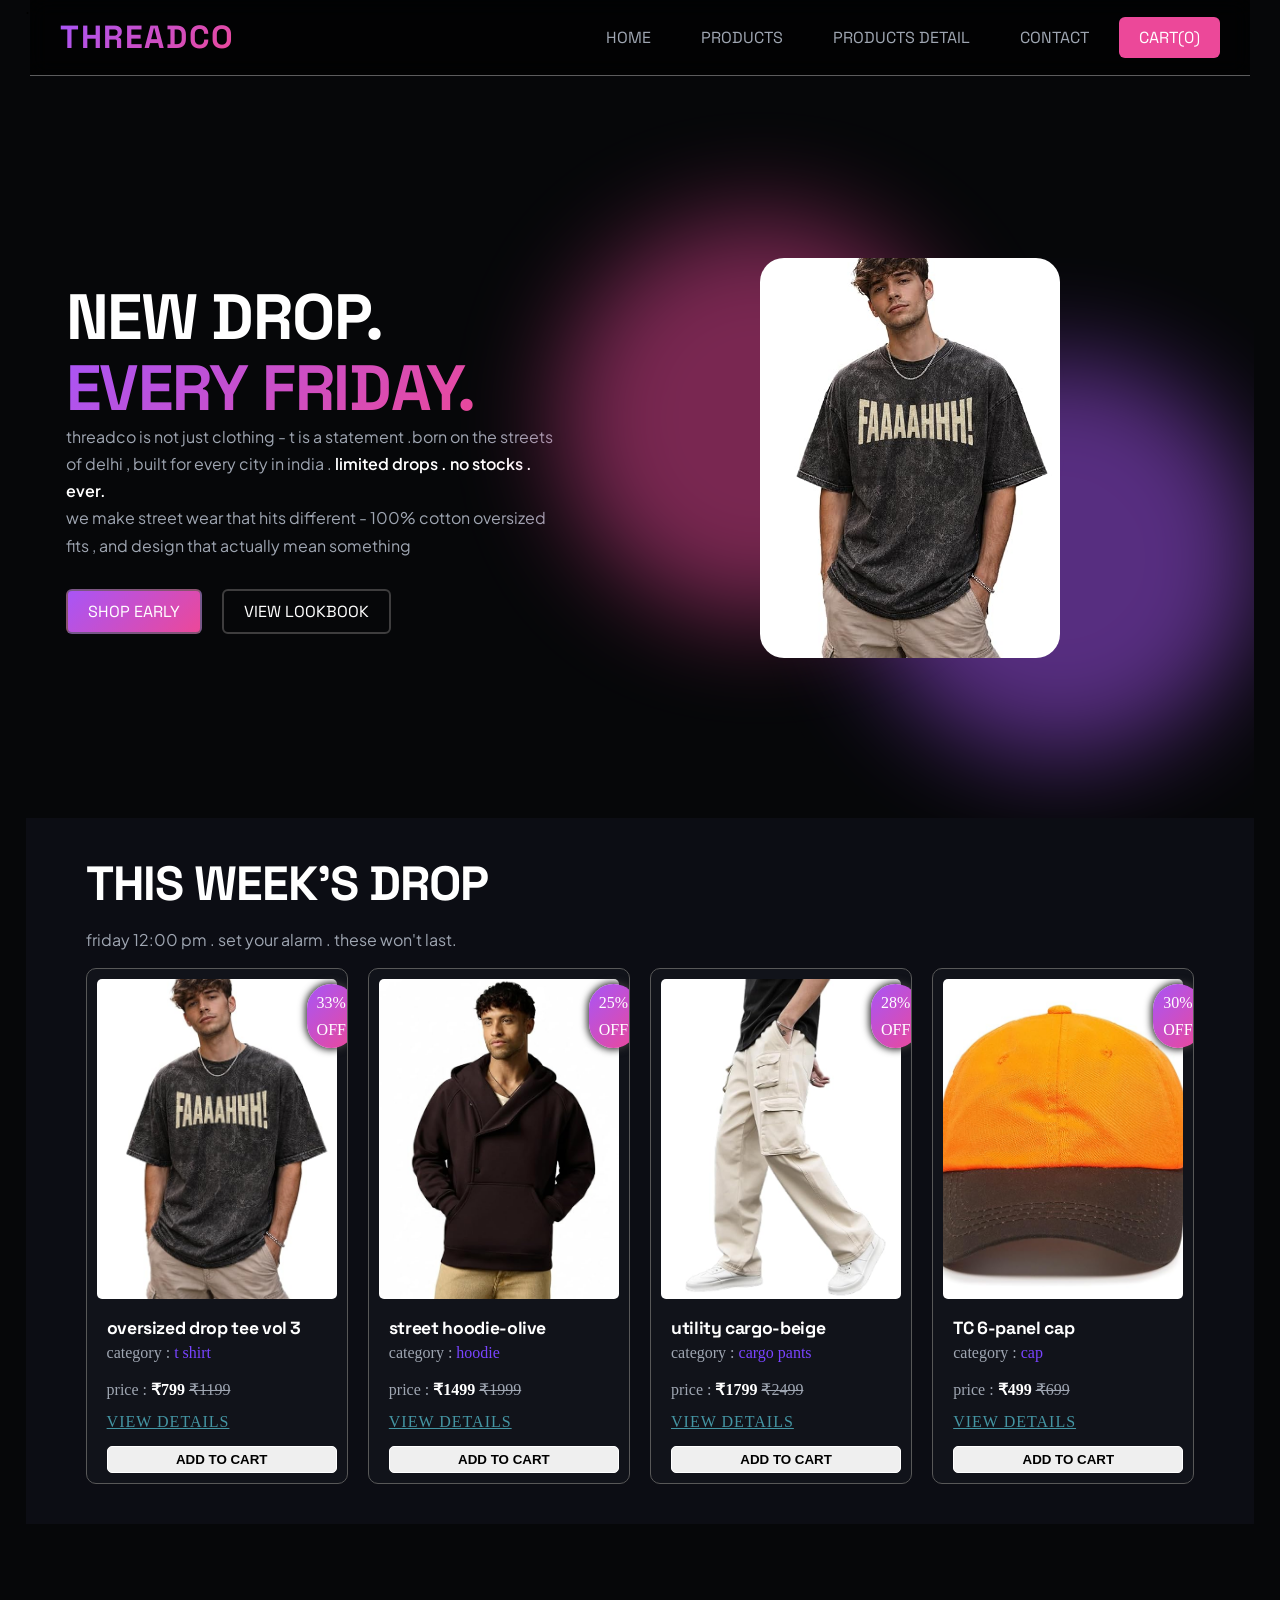
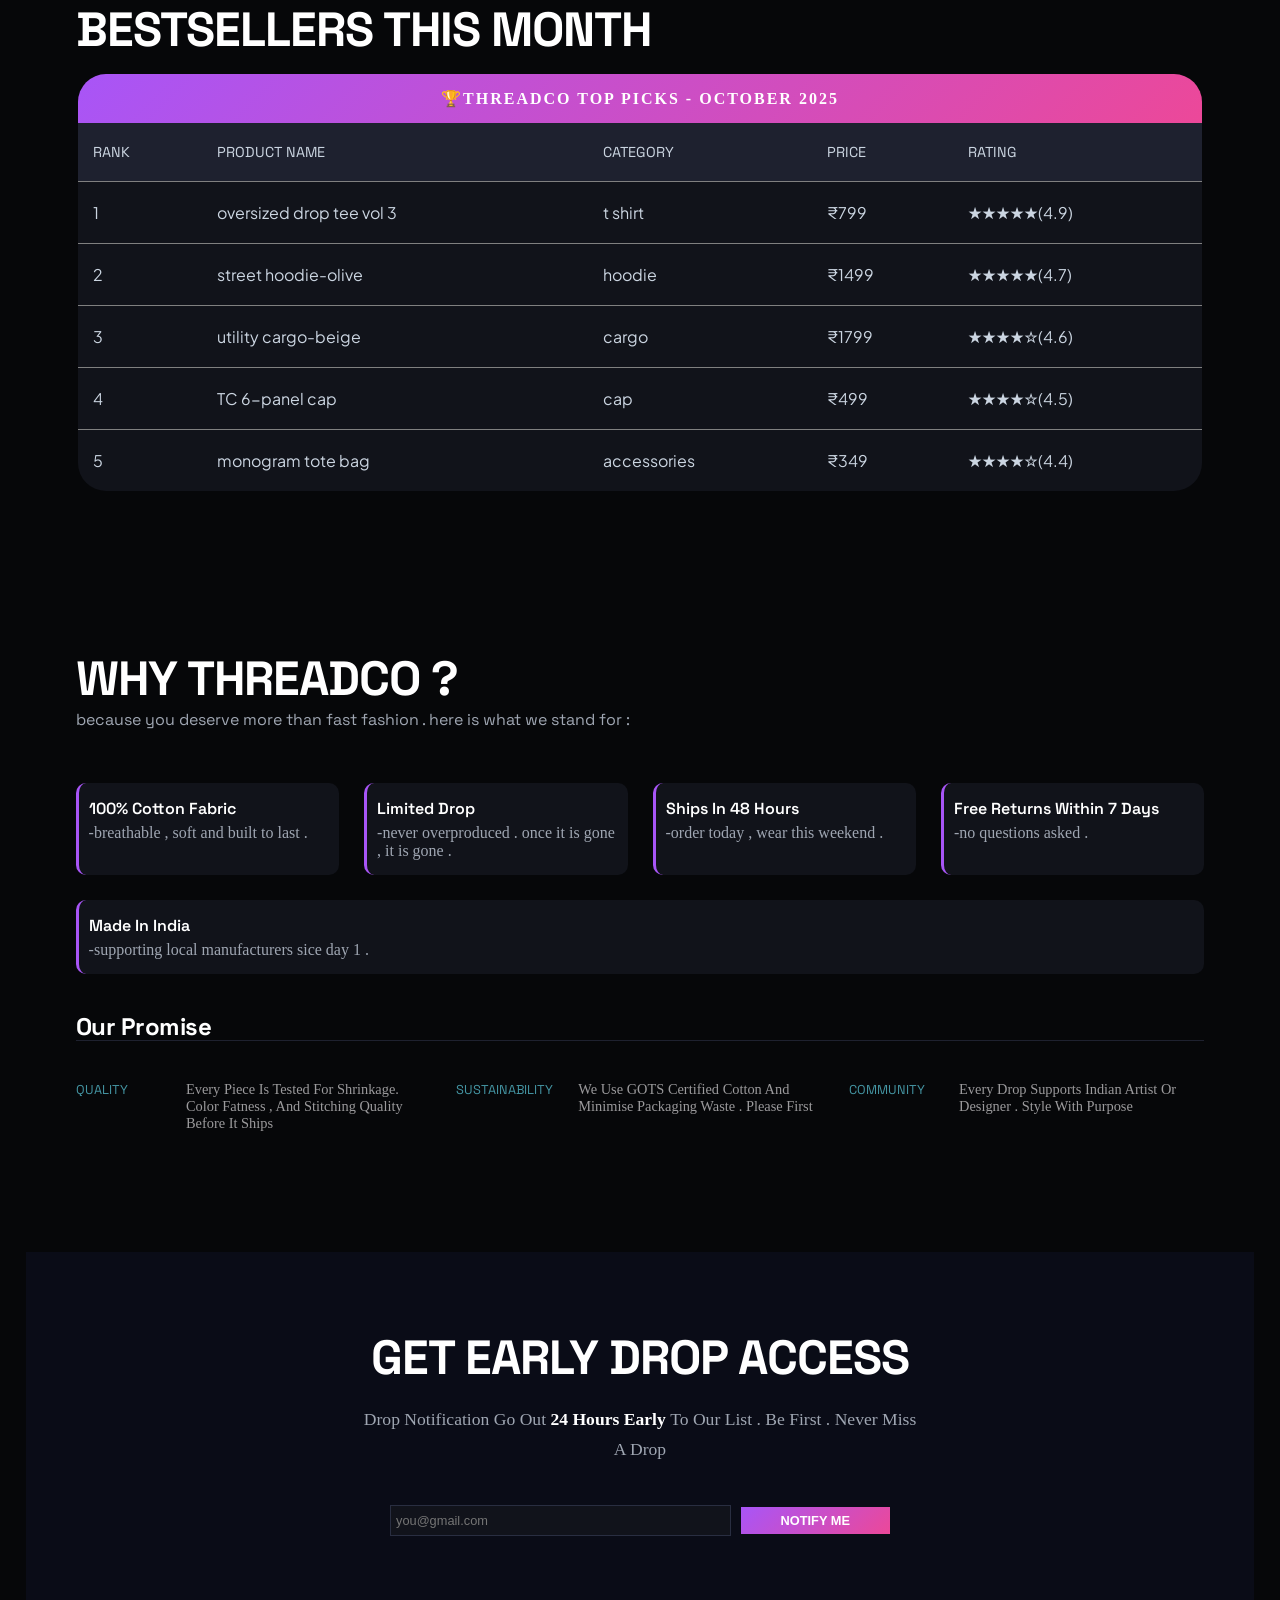
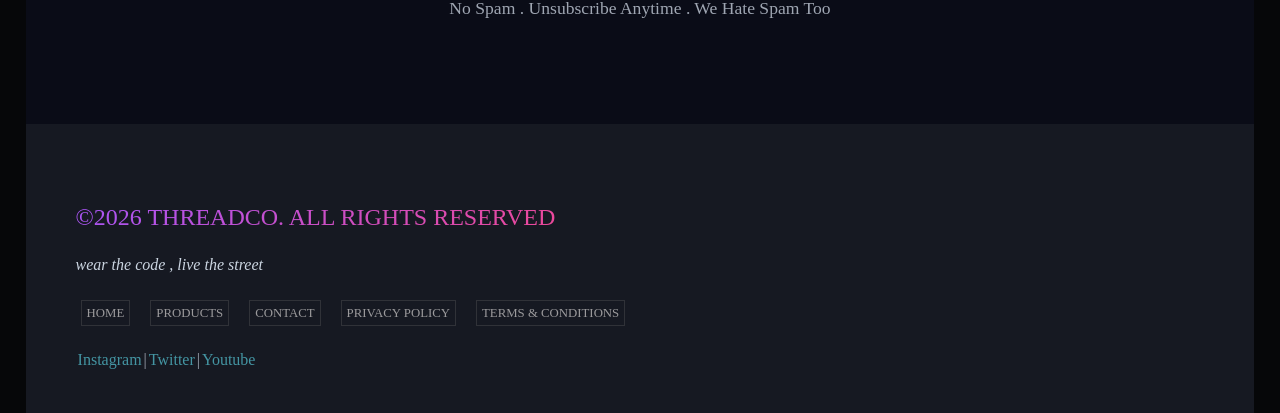
<file: index.html>
<!DOCTYPE html>
<html lang="en">

<head>
    <meta charset="UTF-8">
    <meta name="viewport" content="width=device-width, initial-scale=1.0">
    <title>threadco- wear the code , live the street </title>

    <link rel="stylesheet" href="indexstyle.css">
</head>

<body>
    <header>
        <h1>ThreadCo</h1>
        <!-- <em>wear the code , live the street</em> -->
        <nav>
            <ul>
                <li><a href="index.html" target="_parent">home</a></li>
                <li><a href="products.html" target="_blank">products</a></li>
                <li><a href="productsdetail.html" target="_blank">products detail</a></li>
                <li><a href="contact.html" target="_blank">contact</a></li>
                <li><a class="cartbackground" href="cart.html" target="_blank">cart(0)</a></li>
            </ul>
        </nav>
    </header>.

    <main>
        <section class="herosection">
            <div class="lefthero">
                <h2>new drop. <br> <span>every friday.</span></h2>
                <p>threadco is not just clothing - t is a statement .born on the streets of delhi , built for every city
                    in
                    india . <strong>limited drops . no stocks . ever. </strong> </p>
                <p> we make street wear that hits different
                    - 100% cotton oversized fits , and design that actually mean something </p>
                <div class="CTA">
                    <a class="CTA1C" href="">shop early</a>
                    <a href="">view lookbook </a>
                </div>
            </div>
            <div class="righthero">
                <div class="glow orb1"></div>
                <div class="glow orb2"></div>
                <img src="images/product 1.jpg" alt="">
            </div>
        </section>

        <section class="weekdrop">
            <h2>this week's drop</h2>
            <p>friday 12:00 pm . set your alarm . these won't last.</p>
            <div class="cards">
                <article>
                    <figure>
                        <img src="images/product 1.jpg" alt="">
                    </figure>
                    <h3>oversized drop tee vol 3 </h3>
                    <p>category : <span>t shirt</span></p>
                    <p>price : <strong> &#8377;799 </strong><s> &#8377;1199 </s></p>
                    <p><mark>33% OFF</mark></p>
                    <a href="">view details</a><button>add to cart </button>
                </article>

                <article>
                    <figure>
                        <img src="images/product 2.jpg" alt="">
                    </figure>
                    <h3>street hoodie-olive</h3>
                    <p>category : <span>hoodie</span></p>
                    <p>price : <strong> &#8377;1499 </strong><s> &#8377;1999 </s></p>
                    <p><mark>25% OFF</mark></p>
                    <a href="">view details</a><button>add to cart </button>
                </article>

                <article>
                    <figure>
                        <img src="images/product 3.jpg" alt="">
                    </figure>
                    <h3>utility cargo-beige </h3>
                    <p>category : <span>cargo pants</span></p>
                    <p>price : <strong> &#8377;1799 </strong><s> &#8377;2499 </s></p>
                    <p><mark>28% OFF</mark></p>
                    <a href="">view details</a><button>add to cart </button>
                </article>

                <article>
                    <figure>
                        <img src="images/product 4.jpg" alt="">
                    </figure>
                    <h3>TC 6-panel cap</h3>
                    <p>category : <span>cap</span></p>
                    <p>price : <strong> &#8377;499 </strong><s> &#8377;699 </s></p>
                    <p><mark>30% OFF</mark></p>
                    <a href="">view details</a><button>add to cart </button>
                </article>
            </div>
        </section>

        <section class="Hbestsellers">
            <h2>bestsellers this month </h2>
            <div class="tablescroll">
                <table>
                    <tr>
                        <th colspan="5" class="mainheading">&#127942;threadco top picks - october 2025</th>
                    </tr>
                    <tr class="th">
                        <th>rank</th>
                        <th>product name</th>
                        <th>category </th>
                        <th>price</th>
                        <th>rating</th>
                    </tr>
                    <tr>
                        <td>1</td>
                        <td>oversized drop tee vol 3 </td>
                        <td>t shirt </td>
                        <td>&#8377;799</td>
                        <td>&#9733;&#9733;&#9733;&#9733;&#9733;(4.9)</td>
                    </tr>
                    <tr>
                        <td>2</td>
                        <td>street hoodie-olive </td>
                        <td>hoodie </td>
                        <td>&#8377;1499</td>
                        <td>&#9733;&#9733;&#9733;&#9733;&#9733;(4.7)</td>
                    </tr>
                    <tr>
                        <td>3</td>
                        <td>utility cargo-beige </td>
                        <td>cargo</td>
                        <td>&#8377;1799</td>
                        <td>&#9733;&#9733;&#9733;&#9733;&#9734;(4.6)</td>

                    </tr>
                    <tr>
                        <td>4</td>
                        <td>TC 6-panel cap</td>
                        <td>cap</td>
                        <td>&#8377;499</td>
                        <td>&#9733;&#9733;&#9733;&#9733;&#9734;(4.5)</td>
                    </tr>
                    <tr>
                        <td>5</td>
                        <td>monogram tote bag </td>
                        <td>accessories</td>
                        <td>&#8377;349 </td>
                        <td>&#9733;&#9733;&#9733;&#9733;&#9734;(4.4)</td>
                    </tr>
                </table>
            </div>
        </section>

        <section class="why">
            <h2>why threadco ?</h2>
            <p> because you deserve more than fast fashion . here is what we stand for :</p>
            <ul>
                <li><strong>100% cotton fabric</strong>-breathable , soft and built to last .</li>
                <li><strong>limited drop</strong>-never overproduced . once it is gone , it is gone . </li>
                <li><strong>ships in 48 hours</strong> -order today , wear this weekend .</li>
                <li><strong> free returns within 7 days</strong> -no questions asked .</li>
                <li><strong>made in india</strong> -supporting local manufacturers sice day 1 .</li>
            </ul>

            <h3>our promise</h3>
            <dl>
                <dt>quality </dt>
                <dd> every piece is tested for shrinkage. color fatness , and stitching quality before it ships </dd>
                <dt>sustainability</dt>
                <dd>we use GOTS certified cotton and minimise packaging waste . please first </dd>
                <dt>community </dt>
                <dd> every drop supports indian artist or designer . style with purpose </dd>
            </dl>
        </section>

        <section class="getearly">
            <h2>get early drop access </h2>
            <p>drop notification go out <strong>24 hours early </strong> to our list . be first . never miss <br> a drop
            </p>
            <form action="">
                <input type="email" name="email" placeholder="you@gmail.com">
                <button>notify me </button>
            </form>
            <br>
            <p>no spam . unsubscribe anytime . we hate spam too</p>
        </section>
    </main>

    <footer>
        <span>&copy;2026 threadco. all rights reserved</span>
        <p><em> wear the code , live the street</em></p>
        <nav>
            <ul>
                <li><a href="index.html" target="_parent">home</a></li>
                <li><a href="products.html" target="_blank">products</a></li>
                <li><a href="contact.html" target="_blank">contact</a></li>
                <li><a href="" target="_blank">privacy policy</a></li>
                <li><a href="" target="_blank">terms & conditions </a></li>
            </ul>
        </nav>
        <p><a href="">instagram</a>|<a href="">twitter</a>|<a href="">youtube</a></p>
    </footer>

</body>

</html>
</file>
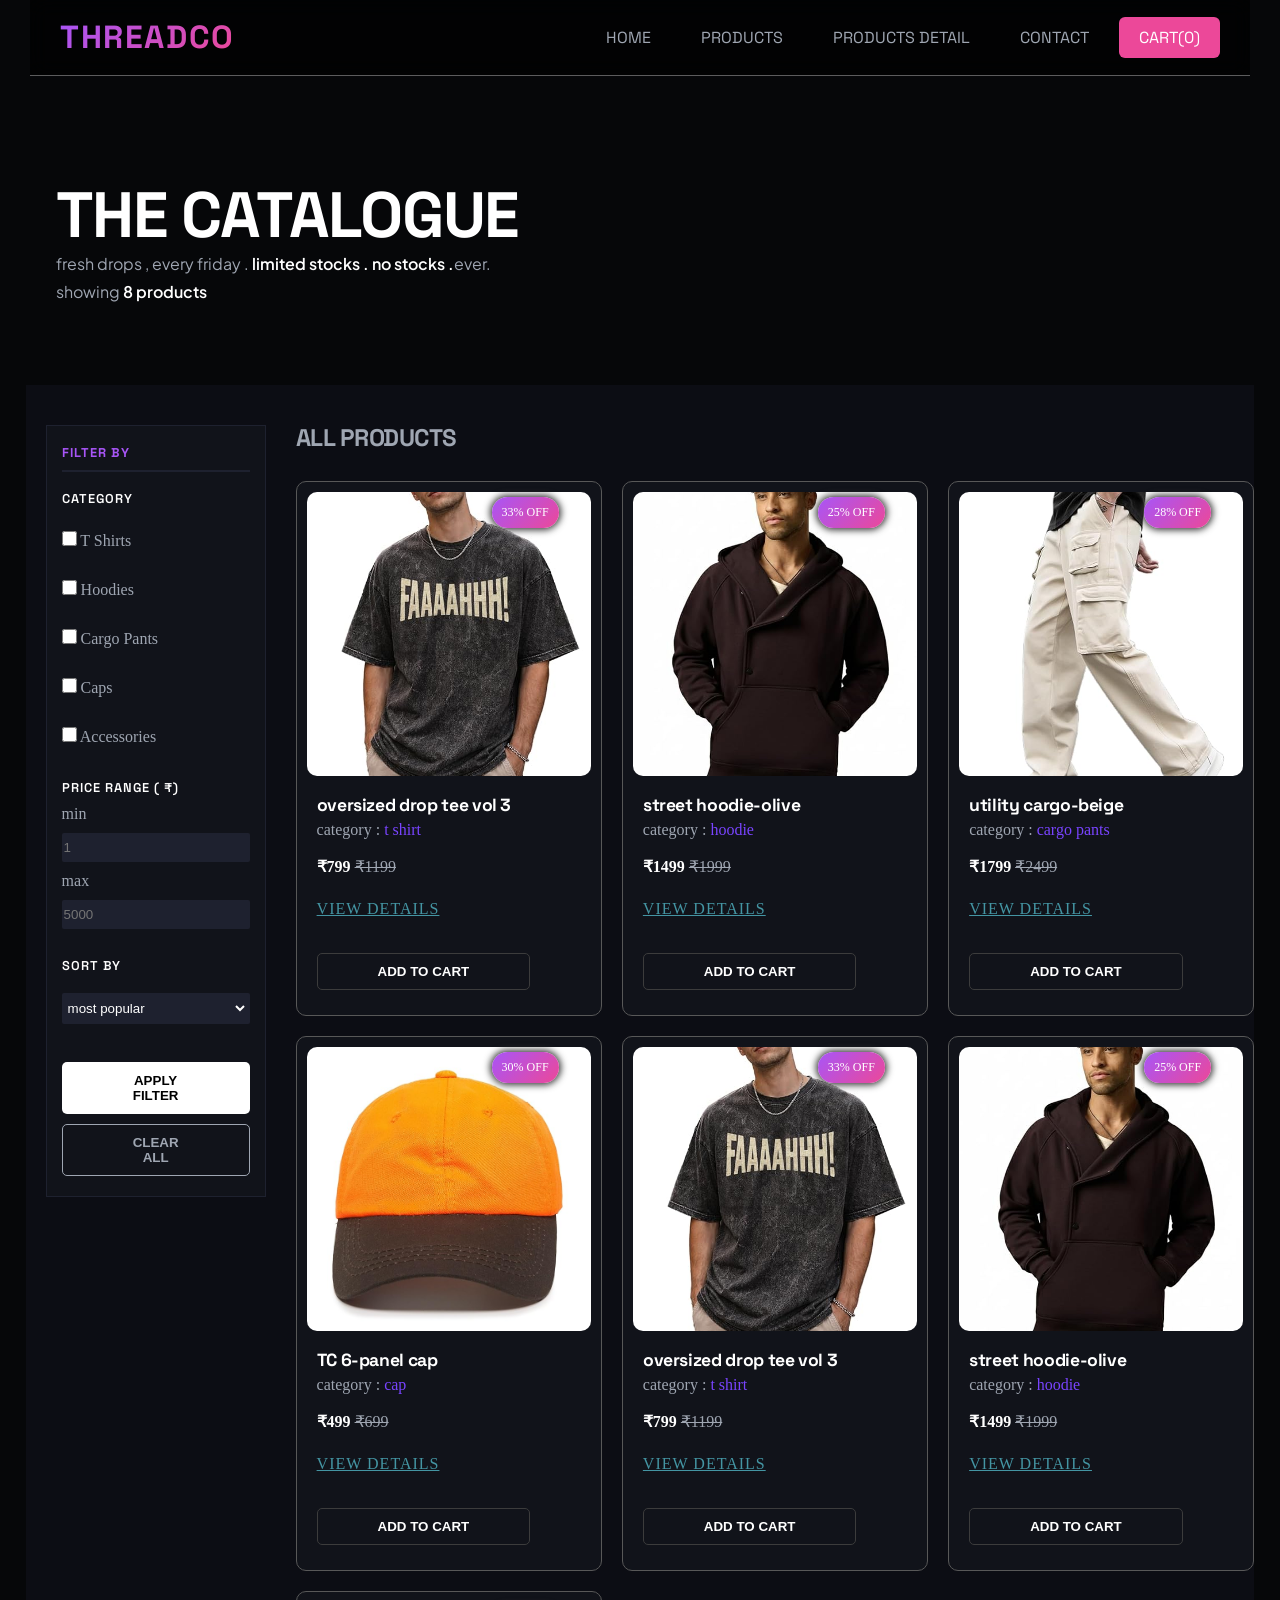
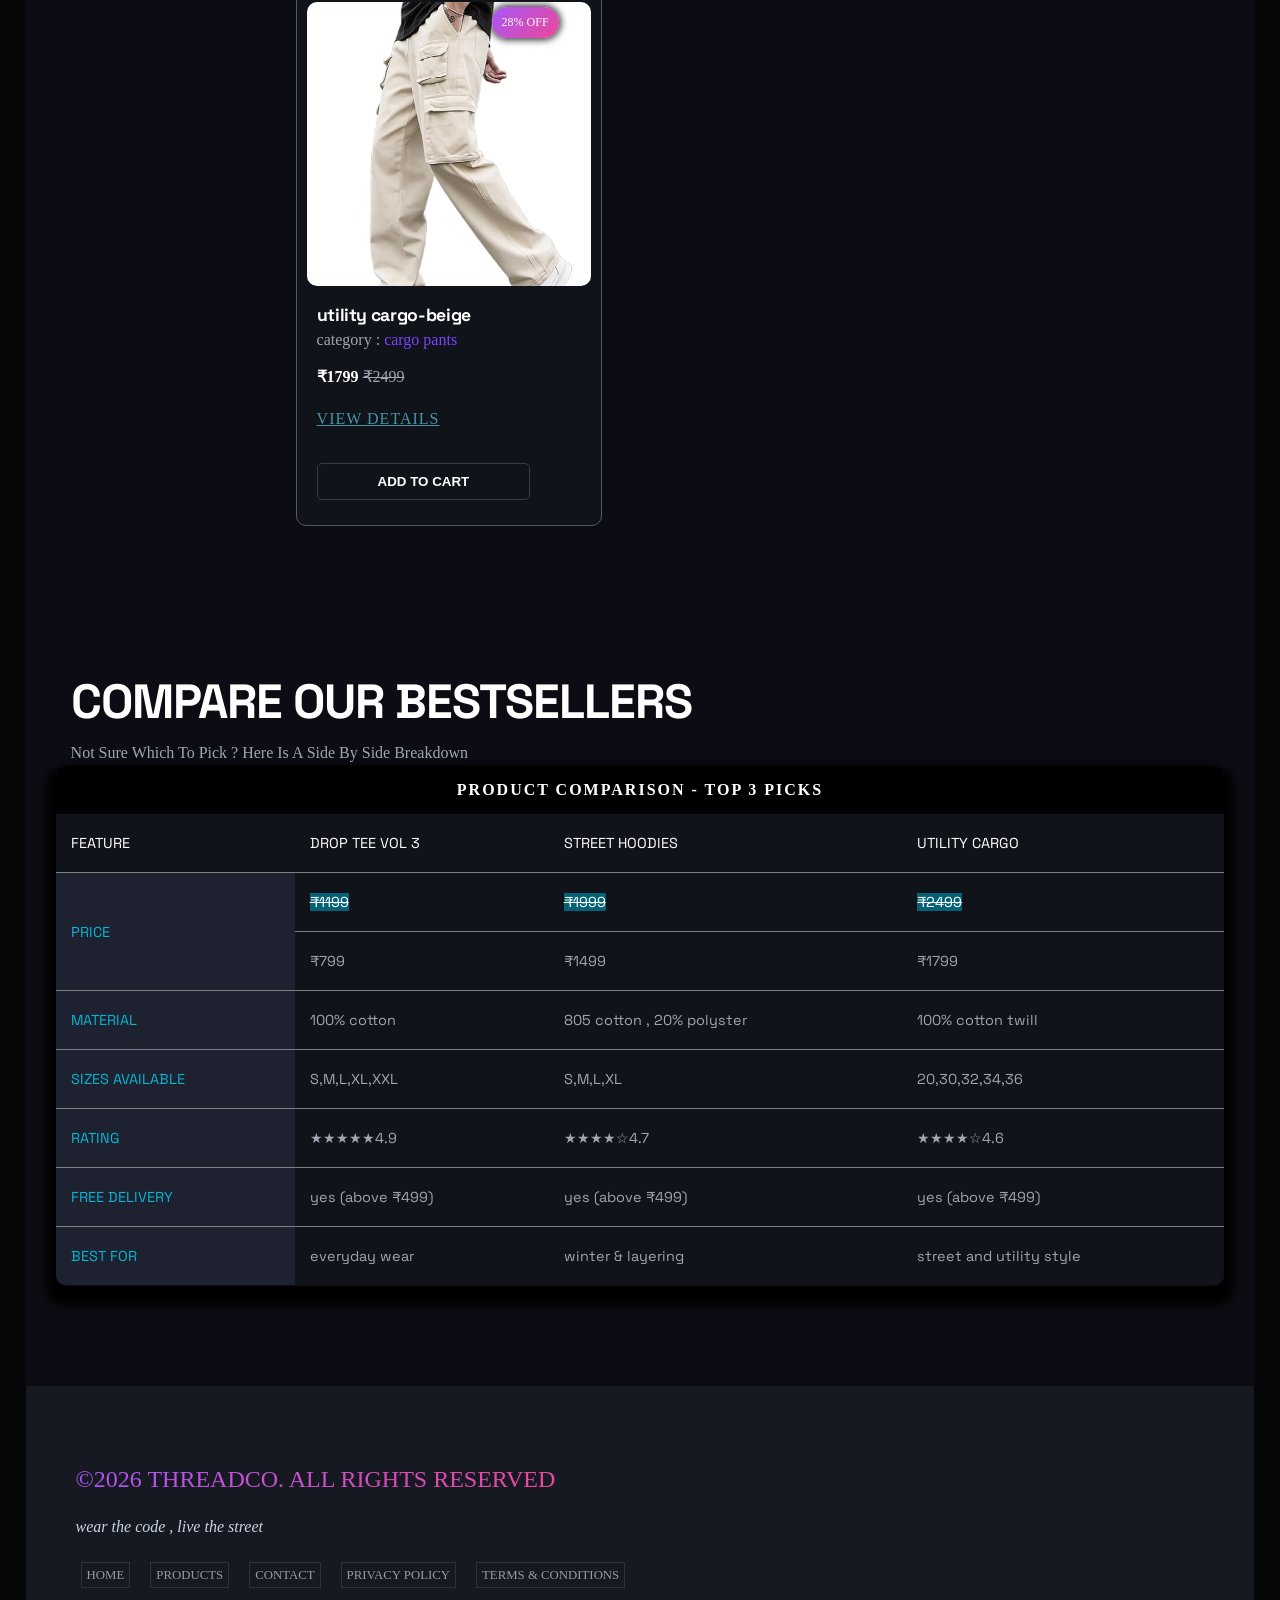
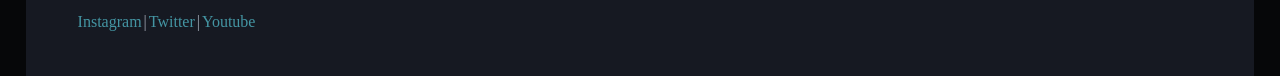
<file: products.html>
<!DOCTYPE html>
<html lang="en">

<head>
    <meta charset="UTF-8">
    <meta name="viewport" content="width=device-width, initial-scale=1.0">
    <title>threadco-catalogue</title>
    <link rel="stylesheet" href="indexstyle.css">
</head>

<body>
    <header>
        <h1>ThreadCo</h1>
        <nav>
            <ul>
                <li><a href="index.html" target="_blank">home</a></li>
                <li><a href="products.html" target="_parent">products</a></li>
                <li><a href="productsdetail.html" target="_blank">products detail</a></li>
                <li><a href="contact.html" target="_blank">contact</a></li>
                <li><a class="cartbackground" href="cart.html" target="_blank">cart(0)</a></li>
            </ul>
        </nav>
    </header>

    <main>
        <section id="catalogue">
            <h2>the catalogue</h2>
            <p>fresh drops , every friday . <strong>limited stocks . no stocks .</strong>ever. <br>showing <strong> 8 products </strong></p>
        </section>

        <div id="layout">
            <section id="sidebar">
                <h3>filter by </h3>
                <h4>category</h4>
                <ul>
                    <li> <input id="1" type="checkbox">
                        <label for="1">t shirts </label>
                    </li>
                    <li> <input id="2" type="checkbox">
                        <label for="2">hoodies </label>
                    </li>
                    <li> <input id="3" type="checkbox">
                        <label for="3">cargo pants</label>
                    </li>
                    <li> <input id="4" type="checkbox">
                        <label for="4">caps</label>
                    </li>
                    <li> <input id="5" type="checkbox">
                        <label for="5">accessories</label>
                    </li>
                </ul>
                <h4>price range ( &#8377;)</h4>
                <label for="num">min</label>
                <input id="num" type="number" required min="0" max="5000" placeholder="1">
                <label for="ber">max</label>
                <input id="ber" type="number" required min="0" max="5000" placeholder="5000">
                <h4>sort by</h4>
                <select name="" id="">
                    <option value="">most popular</option>
                    <option value="">price: low to high</option>
                    <option value="">price: high to low</option>
                    <option value="">newest first</option>
                </select>
                <br><br>
                <button id="B1">apply filter</button>
                <button id="B2">clear all</button>
            </section>

            <section id="products">
                <h2>all products</h2>

                <div id="grid">
                    <article>
                        <figure>
                            <img src="images/product 1.jpg" alt="">
                            <figcaption>oversized drop tee vol 3 </figcaption>
                        </figure>
                        <h3>oversized drop tee vol 3 </h3>
                        <p>category : <span>t shirt</span></p>
                        <p><strong> &#8377;799 </strong><s> &#8377;1199 </s></p>
                        <p><mark>33% OFF</mark></p>
                        <a href="">view details</a><button>add to cart </button>
                    </article>

                    <article>
                        <figure>
                            <img src="images/product 2.jpg" alt="">
                            <figcaption>street hoodie-olive </figcaption>
                        </figure>
                        <h3>street hoodie-olive</h3>
                        <p>category : <span>hoodie</span></p>
                        <p><strong> &#8377;1499 </strong><s> &#8377;1999 </s></p>
                        <p><mark>25% OFF</mark></p>
                        <a href="">view details</a><button>add to cart </button>
                    </article>

                    <article>
                        <figure>
                            <img src="images/product 3.jpg" alt="">
                            <figcaption>utility cargo - beige </figcaption>
                        </figure>
                        <h3>utility cargo-beige </h3>
                        <p>category : <span>cargo pants</span></p>
                        <p><strong> &#8377;1799 </strong><s> &#8377;2499 </s></p>
                        <p><mark>28% OFF</mark></p>
                        <a href="">view details</a><button>add to cart </button>
                    </article>

                    <article>
                        <figure>
                            <img src="images/product 4.jpg" alt="">
                            <figcaption>TC 6-panel cup </figcaption>
                        </figure>
                        <h3>TC 6-panel cap</h3>
                        <p>category : <span>cap</span></p>
                        <p><strong> &#8377;499 </strong><s> &#8377;699 </s></p>
                        <p><mark>30% OFF</mark></p>
                        <a href="">view details</a><button>add to cart </button>
                    </article>

                    <article>
                        <figure>
                            <img src="images/product 1.jpg" alt="">
                            <figcaption>oversized drop tee vol 3 </figcaption>
                        </figure>
                        <h3>oversized drop tee vol 3 </h3>
                        <p>category : <span>t shirt</span></p>
                        <p><strong> &#8377;799 </strong><s> &#8377;1199 </s></p>
                        <p><mark>33% OFF</mark></p>
                        <a href="">view details</a><button>add to cart </button>
                    </article>

                    <article>
                        <figure>
                            <img src="images/product 2.jpg" alt="">
                            <figcaption>street hoodie-olive </figcaption>
                        </figure>
                        <h3>street hoodie-olive</h3>
                        <p>category : <span>hoodie</span></p>
                        <p><strong> &#8377;1499 </strong><s> &#8377;1999 </s></p>
                        <p><mark>25% OFF</mark></p>
                        <a href="">view details</a><button>add to cart </button>
                    </article>

                    <article>
                        <figure>
                            <img src="images/product 3.jpg" alt="">
                            <figcaption>utility cargo - beige </figcaption>
                        </figure>
                        <h3>utility cargo-beige </h3>
                        <p>category : <span>cargo pants</span></p>
                        <p><strong> &#8377;1799 </strong><s> &#8377;2499 </s></p>
                        <p><mark>28% OFF</mark></p>
                        <a href="">view details</a><button>add to cart </button>
                    </article>
                </div>
            </section>
        </div>

        <section class="Pbestsellers">
            <h2>compare our bestsellers</h2>
            <p>not sure which to pick ? here is a side by side breakdown </p>
            <table>
                <tr>
                    <th colspan="4" style="text-align: center;" class="producttableMH"> product comparison - top 3 picks
                    </th>
                </tr>
                <tr class="heading">
                    <th>feature </th>
                    <th>drop tee vol 3</th>
                    <th> street hoodies </th>
                    <th>utility cargo</th>
                </tr>
                <tr id="side">
                    <th rowspan="2" >price</th>
                    <td><mark><s>&#8377;1199</s></mark></td>
                    <td><mark><s>&#8377;1999</s></mark></td>
                    <td><mark><s>&#8377;2499</s></mark></td>
                </tr>
                <tr id="side">
                    <td>&#8377;799</td>
                    <td>&#8377;1499</td>
                    <td>&#8377;1799</td>
                </tr>
                <tr id="side">
                    <th>material</th>
                    <td>100% cotton</td>
                    <td>805 cotton , 20% polyster</td>
                    <td>100% cotton twill</td>
                </tr>
                <tr id="side">
                    <th>sizes available </th>
                    <td>S,M,L,XL,XXL</td>
                    <td>S,M,L,XL</td>
                    <td>20,30,32,34,36</td>
                </tr>
                <tr id="side">
                    <th>rating</th>
                    <td>&#9733;&#9733;&#9733;&#9733;&#9733;4.9</td>
                    <td>&#9733;&#9733;&#9733;&#9733;&#9734;4.7</td>
                    <td>&#9733;&#9733;&#9733;&#9733;&#9734;4.6</td>
                </tr>
                <tr id="side">
                    <th>free delivery </th>
                    <td>yes (above &#8377;499)</td>
                    <td>yes (above &#8377;499)</td>
                    <td>yes (above &#8377;499)</td>
                </tr>
                <tr id="side">
                    <th>best for </th>
                    <td>everyday wear</td>
                    <td>winter & layering</td>
                    <td>street and utility style</td>
                </tr>
            </table>
        </section>

    </main>

    <footer>
        <span>&copy;2026 threadco. all rights reserved</span>
        <p><em>wear the code , live the street</em></p>
        <nav>
            <ul>
                <li><a href="index.html" target="_parent">home</a></li>
                <li><a href="products.html" target="_blank">products</a></li>
                <li><a href="contact.html" target="_blank">contact</a></li>
                <li><a href="" target="_blank">privacy policy</a></li>
                <li><a href="" target="_blank">terms & conditions </a></li>
            </ul>
        </nav>
        <p><a href="">instagram</a>|<a href="">twitter</a>|<a href="">youtube</a></p>

    </footer>
</body>

</html>
</file>
<file: indexstyle.css>
@import url('https://fonts.googleapis.com/css2?family=Plus+Jakarta+Sans:ital,wght@0,200..800;1,200..800&family=Space+Grotesk:wght@300..700&display=swap');



* {
    padding: 0px;
    margin: 0px;
    box-sizing: border-box;
}

:root {
    /* Brand Theme Colors */
    --color-primary: #a855f7;
    --color-primary-glow: rgba(168, 85, 247, 0.25);
    --color-secondary: #ec4899;
    --color-secondary-glow: rgba(236, 72, 153, 0.25);
    --color-accent: #06b6d4;


    /* Base & Layout Backgrounds */
    --color-bg-base: #060709;
    --color-bg-section: #0c0d14;
    --color-bg-footer: #161922;
    --color-surface: #11131a;
    --color-surface-muted: #1e212f;


    /* Borders */
    --color-border: rgba(255, 255, 255, 0.355);


    /* Typography Text Colors */
    --white: #ffffff;
    --color-text-body: #cbd5e1;
    --color-text-muted: #9fa6b2;
    --font-display: 'Space Grotesk', sans-serif;
    --font-body: 'Plus Jakarta Sans', sans-serif;
    --radius-sm: 6px;
    --radius-md: 12px;
    --radius-lg: 20px;
    --shadow-sm: 0 4px 12px rgba(0, 0, 0, 0.5);
    --shadow-md: 0 12px 36px rgba(0, 0, 0, 0.7);
    --shadow-lg: 0 24px 64px rgba(0, 0, 0, 0.9);
    --gradient-accent: linear-gradient(135deg, var(--color-primary) 0%, var(--color-secondary) 100%);
    --gradient-secondary: linear-gradient(135deg, var(--color-accent) 0%, #3b82f6 100%);
}


ul {
    list-style: none;
}

a {
    text-decoration: none;
}

html {
    font-size: 16px;
}

h1,
h2,
h3,
h4,
h5,
h6 {
    font-family: var(--font-display);
    font-weight: 700;
    line-height: 1.1;
    letter-spacing: -0.02em;
    color: var(--white);
}


h1 {
    font-size: clamp(2.4rem, 6vw, 5rem);
}

h2 {
    font-size: clamp(1.8rem, 4vw, 3rem);
}

h3 {
    font-size: clamp(1.2rem, 2.5vw, 1.75rem);
}

h4 {
    font-size: 1.125rem;
    font-weight: 600;
}

p {
    font-size: 1rem;
    line-height: 1.7;
    color: var(--color-text-muted);
}


small {
    font-size: 0.8rem;
    color: var(--color-text-muted);
}

strong {
    color: var(--white);
    font-weight: 600;
}

em {
    color: var(--color-text-body);
}


/* HOME PAGE HOME PAGE HOME PAGE HOME PAGE HOME PAGE HOME PAGE HOME PAGE HOME PAGE HOME PAGE HOME PAGE HOME PAGE HOME PAGE HOME PAGE HOME PAGE HOME PAGE  */

body {
    background-color: var(--color-bg-base);
    padding-left: clamp(5px, 2vw, 40px);
    padding-right: clamp(5px, 2vw, 40px);
    overflow-x: hidden;
}


/* HEADER HEADER HEADER HEADER HEADER HEADER HEADER HEADER HEADER HEADER HEADER  */


header {
    display: flex;
    position: fixed;
    border-bottom: 1px solid var(--color-border);
    background-color: rgba(0, 0, 0, 0.659);
    backdrop-filter: blur(10px);
    -webkit-backdrop-filter: blur(10px);
    left: 30px;
    right: 30px;
    justify-content: space-between;
    align-items: center;
    padding: 20px 30px;
    text-transform: uppercase;
    z-index: 2;
}

header nav ul {
    display: flex;
    flex-wrap: wrap;
    gap: 10px;
    justify-content: center;
}

header h1 {
    font-size: 2rem;
    letter-spacing: 0.1rem;
    background: var(--gradient-accent);
    background-clip: text;
    color: transparent;
}

header nav a {
    font-family: var(--font-display);
    color: var(--color-text-muted);
    border-radius: var(--radius-sm);
    padding: 10px 20px;
    font-weight: 600px;
    text-wrap: nowrap;
}

header nav a:hover {
    background-color: #9b9a9c;
    color: var(--white);

}

.cartbackground {
    background: var(--color-secondary);
    color: var(--white);
    border-radius: var(--radius-sm);
}

.cartbackground:hover {
    border: 1px solid var(--white);
    background: var(--color-primary);
    color: var(--white);
    box-shadow: 2px 0px 10px 10px var(--color-primary-glow);
}

/* MAIN MAIN MAIN MAIN MAIN MAIN MAIN MAIN MAIN MAIN MAIN MAIN MAIN MAIN MAIN MAIN */


main {
    padding-top: 80px;
}


/* SECTION-1 (HEROSECTION)🧑‍💻*/

.herosection {
    font-size: larger;
    min-height: 80vh;
    display: flex;
    justify-content: space-between;
    align-items: center;
    padding: 30px 40px;
    gap: 40px;
    overflow: hidden;
}

.lefthero {
    max-width: 500px;
    text-wrap: wrap;

}

.lefthero h2 {
    font-size: clamp(3rem, 5vw, 5rem);
    text-transform: uppercase;
}

.lefthero h2 span {
    background: var(--gradient-accent);
    background-clip: text;
    color: transparent;
}

.herosection p {
    font-size: clamp(1rem, 1.2vw, 3rem);
    font-family: var(--font-body);
}

.CTA {
    display: flex;
    gap: 20px;
}

.CTA a {
    padding: 10px 20px;
    margin-top: 30px;
    font-size: clamp(1rem, 1.2vw, 3rem);
    border: 2px solid rgba(90, 89, 89, 0.668);
    border-radius: var(--radius-sm);
    color: var(--white);
    text-transform: uppercase;
    font-family: var(--font-display);
    transition: all 0.3s linear 0s;
}

.CTA a:hover {
    border: 1px solid var(--white);
    border-radius: var(--radius-sm);
    box-shadow: 2px 0px 5px 5px var(--color-secondary-glow);
    transform: translateY(-5px);
}

.CTA1C {
    background: var(--gradient-accent);
}

.CTA1C:hover {
    background: var(--gradient-accent);
}


.righthero {
    flex: 1;
    display: flex;
    justify-content: center;
    align-items: center;
    height: 500px;
    position: relative;

}

.righthero img {

    height: 400px;
    width: 300px;
    object-fit: cover;
    border-radius: 24px;
    z-index: 1;
    animation: rightheroimg 3s linear 0s infinite alternate;
}

@keyframes rightheroimg {

    from {}

    to {
        transform: translateY(-20px);
    }
}

.glow {
    height: 400px;
    width: 400px;
    border-radius: 50%;
    position: absolute;
    filter: blur(50px);
    opacity: 50%;

}

.orb1 {
    background-color: #a855f7;
    margin-left: 300px;
    top: 150px;
    animation: orb1 3s linear 0s infinite alternate;
}

@keyframes orb1 {
    from {
        opacity: 0.3;
    }

    to {
        opacity: 0.9;
    }
}

.orb2 {
    background-color: #ec4899;
    margin-right: 300px;
    top: 10px;
    animation: orb2 3s linear 0s infinite alternate;
}

@keyframes orb2 {
    from {
        opacity: 0.3;
    }

    to {
        opacity: 0.9;
    }
}




/* SECTION-2 ( THE WEEK DROP ) 🧑‍💻 */




.weekdrop {
    background-color: #0c0d14;
    padding: 40PX 60PX;
}

.weekdrop h2 {
    text-transform: uppercase;
}

.weekdrop>p {
    padding: 15px 0px;
    font-family: var(--font-body);
}

.cards {
    display: flex;
    gap: 20px;
    flex-wrap: wrap;
    justify-content: center;
    align-items: center;
}

.cards article {
    flex: 1 1 260px;
    min-width: 260px;
    display: flex;
    max-width: 320px;
    flex-direction: column;
    padding: 10px;
    border: 1px solid rgb(88, 88, 88);
    border-radius: 10px;
    overflow: hidden;
    background: var(--color-surface);
    position: relative;
    transition: all 0.3s linear;
}

.cards article:hover {
    border: 1px solid;
    box-shadow: 1px 1px 7px 7px rgba(205, 80, 255, 0.426);
    transform: translateY(-10px);
}

.cards article h3 {
    padding: 20px 0px 0px 10px;
    font-size: 1.1rem;
}

.cards article p:first-of-type {
    padding: 0px 10px 0px;
    font-size: 1rem;
}

.cards article p span {
    color: #7944ff;
}

.cards article p:nth-of-type(2) {
    padding: 10px 0px 0px 10px;
    font-size: 1rem;
}

.cards article p mark {
    color: white;
    background: var(--gradient-accent);
    padding: 5px 10px;
    border-radius: 30px;
    position: absolute;
    top: 15px;
    left: 220px;
    box-shadow: 0px 0px 7px 2px rgb(55, 55, 55);
}

.cards article a {
    padding: 10px 0px 15px 10px;
    text-decoration: underline;
    color: #4495a3;
    text-transform: uppercase;
    font-weight: 200;
    letter-spacing: 1px;
}

.cards article a:hover {
    color: rgb(227, 129, 145);
}

.cards article button {
    border: 0.1rem solid white;
    border-radius: 5px;
    margin-left: 10px;
    padding: 5px 30px;
    text-transform: uppercase;
    font-weight: 600;
}

.cards article button:hover {
    color: white;
    border: 0.1rem solid #7944ff;
    background: #7944ff;
    flex-wrap: wrap;

}

.cards article figure {
    overflow: hidden;
    aspect-ratio: 3/4;
}

.cards article figure img {
    width: 100%;
    height: 100%;
    object-fit: cover;
    border-radius: 5px;
    transition: all 0.5s linear;
}

.cards article figure img:hover {
    filter: drop-shadow(10px 10px 20px black);
    transform: scale(1.1);
}



/* SECTION-3 ( BESTSELLERS)🧑‍💻 */



.Hbestsellers {
    padding: 80px 50px;
}

.Hbestsellers h2 {
    padding-bottom: 15px;
    text-transform: uppercase;
}

.mainheading {
    padding: 15px 10px;
    text-transform: uppercase;
    letter-spacing: 2px;
    background: var(--gradient-accent);
    text-align: center;
}

.Hbestsellers table {
    color: white;
    width: 100%;
    min-width: 700px;
    overflow: hidden;
    border: 2px solid white;
    border-radius: 30px;
    border-collapse: collapse;
}

.th th {
    padding: 20px 15px;
    color: var(--color-text-body);
    background: var(--color-surface-muted);
    text-align: left;
    text-transform: uppercase;
    font-weight: 400;
    font-family: var(--font-display);
    font-size: 0.9rem;
}

.Hbestsellers table td {
    padding: 20px 15px;
    font-family: var(--font-body);
    color: var(--color-text-body);
    background: var(--color-surface);
    border-top: 1px solid grey;
}

tr:hover td:first-of-type {
    color: var(--color-secondary);
}

tr:hover td {
    background: rgb(48, 48, 48);
}


/* SECTION-4 (WHY)🧑‍💻*/


.why {
    padding: 80px 50px;
    color: white;
}

.why h2 {
    text-transform: uppercase;
}

.why p {
    padding-bottom: 10px;
    font-family: var(--font-display);
}

.why ul {
    display: flex;
    gap: 25px;
    flex-wrap: wrap;
    margin: 40px 0px;
}

.why ul li {
    background: var(--color-surface);
    color: var(--color-text-muted);
    flex: 1 1 240px;
    padding: 15px 10px;
    border-left: 3px solid var(--color-primary);
    border-radius: 10px;
}

.why ul li:hover {
    border-left: 3px solid var(--color-secondary);
}

.why ul li strong {
    text-transform: capitalize;
    font-family: var(--font-display);
    font-size: 1rem;
    display: block;
    margin-bottom: 5px;
}

.why h3 {
    text-transform: capitalize;
    font-size: 1.5rem;
}

.why dl {
    display: flex;
    gap: 25px;
    flex-wrap: wrap;
    padding: 40px 0px;
    border-top: 1px solid var(--color-surface-muted);
}

.why dt {
    color: #4495a3;
    flex: 1 1 80px;
    text-transform: uppercase;
    font-family: var(--font-display);
    font-size: 0.8rem;
}

.why dt:hover {
    color: var(--color-accent);
}

.why dd {
    color: #9b9a9c;
    flex: 1 1 240px;
    text-transform: capitalize;
    font-size: 0.9rem;
}

/* SECTION-5 (get early access )🧑‍💻*/

.getearly {
    background: rgb(10, 12, 23);
    padding: 80px 50px;
    color: white;
    position: relative;
}

.getearly h2 {
    text-transform: uppercase;
    text-align: center;
}

.getearly p {
    font-size: 1.1rem;
    text-transform: capitalize;
    text-align: center;
    padding: 20px 0px 20px 0px;
}

.getearly form {
    display: flex;
    justify-content: center;
    align-items: center;
    gap: 10px;
    max-width: 500px;
    margin: 20px auto;
    width: 90%;

}

.getearly form input {
    flex: 1;
    width: 100%;
    padding: 7px 190px 7px 5px;
    background: #11131b;
    border: 1px solid #292e41;
    font-size: 0.8rem;
    color: white;
}

.getearly form button {
    text-align: center;
    padding: 6px 40px 6px 40px;
    background: var(--gradient-accent);
    border: 1px solid var(--gradient-accent);
    text-transform: uppercase;
    font-size: 0.8rem;
    font-weight: 800;
    color: white;
    white-space: nowrap;
}

.getearly form button:hover {
    background: white;
    color: black;
}


/* FOOTER FOOTER FOOTER FOOTER FOOTER FOOTER FOOTER FOOTER FOOTER FOOTER FOOTER */

footer {
    background: var(--color-bg-footer);
    padding: 80px 50px 20px 50px;
}

footer span {
    text-transform: uppercase;
    background: var(--gradient-accent);
    background-clip: text;
    color: transparent;
    font-size: 1.5rem;
    font-weight: 500;
}

footer p {
    padding: 20px 0px;
}

footer ul {
    display: flex;
    gap: 20px;
    flex-wrap: wrap;
    padding: 5px 5px;
}

footer nav ul li a {
    flex: 1 1 50px;
    border: 1px solid rgba(96, 96, 96, 0.358);
    padding: 5px;
    text-transform: uppercase;
    color: #9b9a9c;
    font-size: 0.8rem;
}

footer nav ul li a:hover {
    background: var(--gradient-accent);
    background-clip: text;
    color: transparent;

}

footer p a {
    color: #4495a3;
    text-transform: capitalize;
    padding: 0px 2px;
}

footer p a:hover {
    color: #ec4899;
}


/* PRODUCTS PRODUCTS PRODUCTS PRODUCTS PRODUCTS PRODUCTS PRODUCTS PRODUCTS PRODUCTS PRODUCTS PRODUCTS   PRODUCTS PRODUCTS PRODUCTS  */

/* HEADER HEADER HEADER HEADER HEADER HEADER HEADER HEADER HEADER HEADER HEADER  */
/* (COKMPLETED FIRST UNDER HOME PAGE ) */


/* MAIN MAIN MAIN MAIN MAIN MAIN MAIN MAIN MAIN MAIN MAIN MAIN MAIN MAIN MAIN MAIN  */

/* SECTION-1 (CATALOGUE)🧑‍💻*/



#catalogue {
    padding: 100px 0px 80px 30px;
}

#catalogue h2 {
    font-size: clamp(2.5rem, 5vw, 5rem);
    text-transform: uppercase;
}

#catalogue p {
    font-size: clamp(0.8rem, 1.5vw, 1rem);
    font-family: var(--font-body);
}


/* SECTION-2 AND 3  (SIDEBAR & PRODUCTS)🧑‍💻*/


/* section 2 */


#layout {
    display: grid;
    grid-template-columns: 250px 1fr;
    background: #0C0D14;
    align-items: flex-start;
}


#sidebar {
    margin: 40px 10px 40px 20px;
    border: 1px solid var(--color-surface-muted);
    background: #11131A;
    padding: 20px 15px ;
    position: sticky;
    top: 60px;
}

#sidebar h3 {
    color: var(--color-primary);
    text-transform: uppercase;
    font-size: 0.8rem;
    letter-spacing: 1px;
    padding-bottom: 10px;
    border-bottom: 2px solid var(--color-surface-muted);

}

#sidebar h4 {
    padding-top: 20px;
    padding-bottom: 10px;
    text-transform: uppercase;
    font-size: 0.8rem;
    letter-spacing: 1px;
}

#sidebar ul li {
    padding: 15px 0px;
    color: var(--color-text-muted);
    text-transform: capitalize;
}

#sidebar input[type="checkbox"] {
    accent-color: var(--color-primary);
    height: 15px;
    width: 15px;
}

#sidebar label {
    color: var(--color-text-muted);
}

#sidebar input[type="number"] {
    background: var(--color-surface-muted);
    border: 1px solid transparent;
    width: 100%;
    margin: 10px 0px;
    margin-right: 10px;
    padding: 5px 0px;
    color: white;
    outline: none;
    border-radius: 2px;
    border-width: 2px;
}

#sidebar input[type="number"]:focus {
    border-color: purple;
}

#sidebar select {
    background: var(--color-surface-muted);
    border: 1px solid transparent;
    width: 100%;
    margin: 10px 0px;
    margin-right: 10px;
    padding: 5px 0px;
    color: white;
    outline: none;
    border-radius: 2px;
    border-width: 2px;
}

#B1 {
    padding: 10px 50px;
    background: white;
    color: black;
    text-transform: uppercase;
    font-weight: 600;
    border: 1px solid transparent;
    border-radius: 5px;
    margin: 10px 0px;
    transition: all 0.8s linear;
}

#B1:hover {
    background: var(--color-primary);
}

#B2 {
    padding: 10px 58px;
    background: #11131A;
    color: var(--color-text-muted);
    text-transform: uppercase;
    font-weight: 600;
    border: 1px solid var(--color-text-muted);
    border-radius: 5px;
}


/* section3 */


#products {
    margin: 40px 0px 40px 20px;
}

#products h2 {
    text-transform: uppercase;
    font-size: 1.5rem;
    margin-bottom: 30px;
    color: var(--color-text-muted);
}

#grid {
    display: grid;
    grid-template-columns: repeat(auto-fit, minmax(260px, 1fr));
    gap: 20px;
}

#grid article {
    padding: 10px;
    border: 1px solid rgb(88, 88, 88);
    border-radius: 10px;
    overflow: hidden;
    background: var(--color-surface);
    transition: all 0.3s linear;
    position: relative;
}

#grid article:hover {
    border: 1px solid;
    box-shadow: 1px 1px 7px 7px rgba(205, 80, 255, 0.426);
    transform: translateY(-10px);
}

#grid article h3 {
    padding: 20px 0px 0px 10px;
    font-size: 1.1rem;
}

#grid article p:first-of-type {
    padding: 0px 10px 0px;
    font-size: 1rem;
}

#grid article p span {
    color: #7944ff;
}

#grid article p:nth-of-type(2) {
    padding: 10px 0px 0px 10px;
    font-size: 1rem;
}

#grid article p mark {
    color: white;
    font-size: 12px;
    background: var(--gradient-accent);
    padding: 5px 10px;
    border-radius: 30px;
    position: absolute;
    top: 15px;
    left: 195px;
    box-shadow: 0px 0px 7px 2px rgb(55, 55, 55);
}

#grid article a {
    display: inline-block;
    padding: 20px 10px;
    text-decoration: underline;
    color: #4495a3;
    text-transform: uppercase;
    font-weight: 200;
    letter-spacing: 1px;
}

#grid article a:hover {
    color: rgb(227, 129, 145);
}

#grid article button {
    border: 1px solid rgb(60, 60, 60);
    border-radius: 5px;
    color: white;
    background: #11131A;
    margin: 15px 5px 15px 10px;
    padding: 10px 60px;
    text-transform: uppercase;
    font-weight: 600;
}

#grid article button:hover {
    color: white;
    border: 1px solid #7944ff;
    background: #7944ff;

}

#grid article figure {
    overflow: hidden;
    aspect-ratio: 4/4;
}

#grid article figure img {
    width: 100%;
    height: 100%;
    object-fit: cover;
    border-radius: 10px;
    transition: all 0.3s linear;
}

#grid article figure img:hover {
    transform: scale(1.1);
}

/* SECTION-4 (bestsellers)🧑‍💻*/


.Pbestsellers {
    background: #0C0D14;
    padding: 100px 30px;
}

.Pbestsellers h2 {
    text-transform: uppercase;
    padding: 10px 15px;
}

.Pbestsellers p {
    padding: 0px 15px;
    text-transform: capitalize;
}

.Pbestsellers table {
    color: white;
    width: 100%;
    overflow: hidden;
    border-radius: 10px;
    border-collapse: collapse;
    border-bottom: 1px solid var(--color-text-body);
    box-shadow: 0px 10px 8px 10px rgb(0, 0, 0);
}

.producttableMH {
    color: white;
    padding: 15px 10px;
    text-transform: uppercase;
    letter-spacing: 2px;
    background: black;
    text-align: center;
}

.heading th {
    padding: 20px 15px;
    color: white;
    background: #11131A;
    text-align: left;
    text-transform: uppercase;
    font-weight: 400;
    font-family: var(--font-display);
    font-size: 0.9rem;
}

#side th {
    padding: 20px 15px;
    color: var(--color-accent);
    background: #1E212F;
    text-align: left;
    text-transform: uppercase;
    font-weight: 400;
    font-family: var(--font-display);
    font-size: 0.9rem;
    border-top: 0.1rem solid grey;
}

#side td {
    padding: 20px 15px;
    color: var(--color-text-muted);
    background: #11131A;
    text-align: left;
    font-weight: 400;
    font-family: var(--font-display);
    font-size: 0.9rem;
    border-top: 0.1rem solid grey;

}

#side td mark {
    background: rgba(1, 134, 161, 0.684);
    color: rgb(255, 255, 255);
}

/* FOOTER FOOTER FOOTER FOOTER FOOTER FOOTER FOOTER FOOTER FOOTER FOOTER FOOTER FOOTER  */
/* (COKMPLETED FIRST UNDER HOME PAGE ) */

/*  RESPONSIVE DESIGN RESPONSIVE DESIGN RESPONSIVE DESIGN RESPONSIVE DESIGN RESPONSIVE DESIGN RESPONSIVE DESIGN RESPONSIVE DESIGN  */


/* RESPONSIVE DESIGN FOR 1200PX 😶‍🌫️😶‍🌫️😶‍🌫️😶‍🌫️😶‍🌫️😶‍🌫️😶‍🌫️😶‍🌫️😶‍🌫️😶‍🌫️😶‍🌫️😶‍🌫️😶‍🌫️😶‍🌫️😶‍🌫️😶‍🌫️😶‍🌫️😶‍🌫️😶‍🌫️😶‍🌫️😶‍🌫️😶‍🌫️😶‍🌫️*/

@media (max-width:1200px) {

    /* HEADER HEADER HEADER HEADER HEADER HEADER HEADER HEADER HEADER HEADER HEADER  */


    header {
        left: 0px;
        right: 0px;
    }

    /* MAIN MAIN MAIN MAIN MAIN MAIN MAIN MAIN MAIN MAIN MAIN MAIN MAIN MAIN MAIN MAIN */

    /* SECTION-1 (HEROSECTION)🧑‍💻*/

    .herosection {
        flex-direction: column;
        text-align: center;
    }

    .CTA {
        justify-content: center;
        align-items: center;
    }


    /* SECTION-2 ( THE WEEK DROP ) 🧑‍💻 */


}

/* RESPONSIVE DESIGN FOR 992PX 😶‍🌫️😶‍🌫️😶‍🌫️😶‍🌫️😶‍🌫️😶‍🌫️😶‍🌫️😶‍🌫️😶‍🌫️😶‍🌫️😶‍🌫️😶‍🌫️😶‍🌫️😶‍🌫️😶‍🌫️😶‍🌫️😶‍🌫️😶‍🌫️😶‍🌫️😶‍🌫️😶‍🌫️😶‍🌫️😶‍🌫️😶‍🌫️*/

@media (max-width:992px) {

    /* HEADER HEADER HEADER HEADER HEADER HEADER HEADER HEADER HEADER HEADER HEADER  */

    header {
        flex-direction: column;
        gap: 10px;
    }

    header nav a {
        padding: 5px 10px;
        font-size: 0.9rem;
    }

    /* MAIN MAIN MAIN MAIN MAIN MAIN MAIN MAIN MAIN MAIN MAIN MAIN MAIN MAIN MAIN MAIN */

    /* SECTION-1 (HEROSECTION)🧑‍💻*/

    .herosection {
        padding-top: 30px;
    }
}

/* RESPONSIVE DESIGN FOR 760PX😶‍🌫️😶‍🌫️😶‍🌫️😶‍🌫️😶‍🌫️😶‍🌫️😶‍🌫️😶‍🌫️😶‍🌫️😶‍🌫️😶‍🌫️😶‍🌫️😶‍🌫️😶‍🌫️😶‍🌫️😶‍🌫️😶‍🌫️😶‍🌫️😶‍🌫️😶‍🌫️😶‍🌫️😶‍🌫️😶‍🌫️😶‍🌫️😶‍🌫️*/

@media (max-width:760px) {

    /* HEADER HEADER HEADER HEADER HEADER HEADER HEADER HEADER HEADER HEADER HEADER  */

    header {
        position: static;
    }

    /* MAIN MAIN MAIN MAIN MAIN MAIN MAIN MAIN MAIN MAIN MAIN MAIN MAIN MAIN MAIN MAIN */

    main {
        padding-top: 0px;
    }

    /* SECTION-1 (HEROSECTION)🧑‍💻*/

    .herosection {
        padding: 0px 10px;
    }


    /* SECTION-2 ( THE WEEK DROP ) 🧑‍💻 */

    .weekdrop {
        padding: 40PX 20PX;
    }



    /* SECTION-3 ( BESTSELLERS)🧑‍💻 */

    .Hbestsellers {
        padding: 60px 10px;
    }

    .tablescroll {
        overflow-x: auto;
        scrollbar-width: none;
    }



    /* PRODUCTS PRODUCTS PRODUCTS PRODUCTS PRODUCTS PRODUCTS PRODUCTS PRODUCTS PRODUCTS PRODUCTS PRODUCTS   PRODUCTS PRODUCTS PRODUCTS  */

    /* HEADER HEADER HEADER HEADER HEADER HEADER HEADER HEADER HEADER HEADER HEADER  */
    /* (COKMPLETED FIRST UNDER HOME PAGE ) */


    /* MAIN MAIN MAIN MAIN MAIN MAIN MAIN MAIN MAIN MAIN MAIN MAIN MAIN MAIN MAIN MAIN  */

    /* SECTION-1 (CATALOGUE)🧑‍💻*/


    #catalogue {
        padding: 30px 40px;
    }

    /* SECTION-2 AND 3  (SIDEBAR & PRODUCTS)🧑‍💻*/


    /* section 2 */


    #layout {
        display: flex;
        flex-direction: column;
    }


    #sidebar {
        margin: 40px 10px 40px 1px;
        padding: 20px 15px ;
        position: static;
        width: 100%;
    }

}

/* RESPONSIVE DESIGN FOR 480PX 😶‍🌫️😶‍🌫️😶‍🌫️😶‍🌫️😶‍🌫️😶‍🌫️😶‍🌫️😶‍🌫️😶‍🌫️😶‍🌫️😶‍🌫️😶‍🌫️😶‍🌫️😶‍🌫️😶‍🌫️😶‍🌫️😶‍🌫️😶‍🌫️😶‍🌫️😶‍🌫️😶‍🌫️😶‍🌫️😶‍🌫️😶‍🌫️*/

@media (max-width:480px) {

    /* HEADER HEADER HEADER HEADER HEADER HEADER HEADER HEADER HEADER HEADER HEADER  */

    header {
        padding: 20px 15px;
    }

    /* MAIN MAIN MAIN MAIN MAIN MAIN MAIN MAIN MAIN MAIN MAIN MAIN MAIN MAIN MAIN MAIN */

    /* SECTION-1 (HEROSECTION)🧑‍💻*/

    .CTA a {
        flex-direction: column;
    }


    /* SECTION-2 ( THE WEEK DROP ) 🧑‍💻 */

    .weekdrop {
        padding: 40PX 20PX;
    }


    /* SECTION-5 (get early access )🧑‍💻*/

    .getearly form {
        flex-direction: column;
        width: 100%;
    }

    .getearly form button {
        width: 100%;
    }

}

/* RESPONSIVE DESIGN FOR 359PX 😶‍🌫️😶‍🌫️😶‍🌫️😶‍🌫️😶‍🌫️😶‍🌫️😶‍🌫️😶‍🌫️😶‍🌫️😶‍🌫️😶‍🌫️😶‍🌫️😶‍🌫️😶‍🌫️😶‍🌫️😶‍🌫️😶‍🌫️😶‍🌫️😶‍🌫️😶‍🌫️😶‍🌫️😶‍🌫️😶‍🌫️😶‍🌫️*/

@media (max-width:359px) {

    /* HEADER HEADER HEADER HEADER HEADER HEADER HEADER HEADER HEADER HEADER HEADER  */

    /* MAIN MAIN MAIN MAIN MAIN MAIN MAIN MAIN MAIN MAIN MAIN MAIN MAIN MAIN MAIN MAIN */

    /* SECTION-1 (HEROSECTION)🧑‍💻*/
    .righthero img {

        height: 250px;
        width: 200px;

    }


    /* SECTION-2 ( THE WEEK DROP ) 🧑‍💻 */

    .weekdrop {
        padding: 40PX 20PX;
    }
}
</file>
